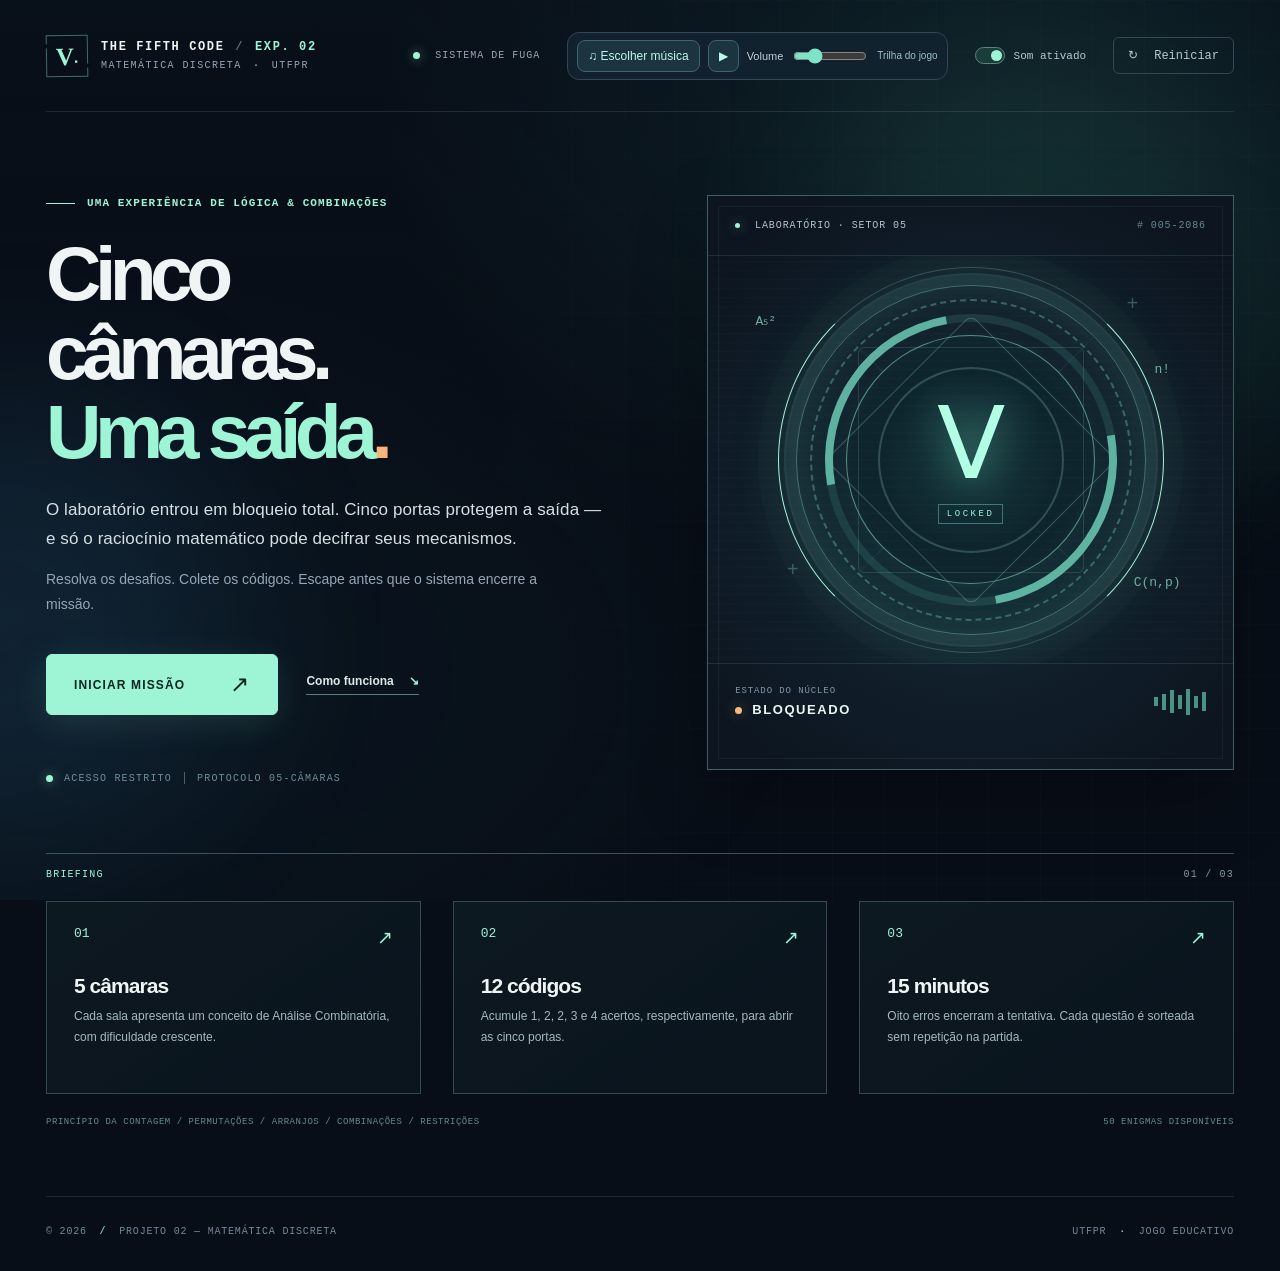
<file: Projeto-2-Escape-Room/index.html>
<!doctype html>
<html lang="pt-BR">
<head>
  <meta charset="utf-8">
  <meta name="viewport" content="width=device-width,initial-scale=1">
  <meta name="theme-color" content="#080e17">
  <meta name="description" content="O Código das Cinco Câmaras: um Escape Room de Análise Combinatória com 50 enigmas matemáticos.">
  <title>O Código das Cinco Câmaras — Escape Room · UTFPR</title>
  <link rel="stylesheet" href="style.css">
</head>
<body>
  <div class="atmosphere" aria-hidden="true"><div class="halo halo-a"></div><div class="halo halo-b"></div></div>
  <div class="shell">
    <header class="site-header">
      <div class="identity" aria-label="Projeto de Matemática Discreta UTFPR">
        <div class="identity-mark" aria-hidden="true"><span>V</span><span>·</span></div>
        <div class="identity-copy"><strong>THE FIFTH CODE <span class="brand-sep">/</span> <em>EXP. 02</em></strong><small>MATEMÁTICA DISCRETA <span class="dot-sep">·</span> UTFPR</small></div>
      </div>
      <div class="header-actions">
        <span class="top-status"><span class="status-light"></span> SISTEMA DE FUGA</span>
        <div class="music-controls" role="group" aria-label="Trilha sonora da missão">
          <label for="music-file" class="music-file-label" title="Escolher música em arquivo autorizado">♫ Escolher música</label>
          <input id="music-file" type="file" accept="audio/*,.mp3,.ogg,.wav,.m4a" aria-label="Escolha um arquivo de áudio autorizado">
          <button id="music-play" class="music-action" type="button" disabled aria-label="Reproduzir ou pausar música">▶</button>
          <label class="music-volume-label" for="music-volume">Volume</label>
          <input id="music-volume" type="range" min="0" max="100" value="24" aria-label="Volume da música">
          <span id="music-status" role="status" aria-live="polite">Sem música</span>
        </div>
        <label class="audio-toggle" for="sound"><input id="sound" type="checkbox" checked><span class="switch" aria-hidden="true"></span><span>Som <span class="sound-label">ativado</span></span></label>
        <button id="quit" class="button button-quiet" type="button" aria-label="Reiniciar partida">↻ <span>Reiniciar</span></button>
      </div>
    </header>

    <main id="main">
      <section id="welcome" class="intro" aria-labelledby="intro-title">
        <div class="hero-grid">
          <div class="hero-copy">
            <div class="eyebrow"><span class="eyebrow-line"></span> UMA EXPERIÊNCIA DE LÓGICA & COMBINAÇÕES</div>
            <h1 id="intro-title">Cinco<br>câmaras.<br><span class="headline-accent">Uma saída<span class="period">.</span></span></h1>
            <p class="lead">O laboratório entrou em bloqueio total. Cinco portas protegem a saída — e só o raciocínio matemático pode decifrar seus mecanismos.</p>
            <p class="hero-detail">Resolva os desafios. Colete os códigos. Escape antes que o sistema encerre a missão.</p>
            <div class="hero-actions"><button id="start" class="button button-primary button-large" type="button">INICIAR MISSÃO <span aria-hidden="true">↗</span></button><a href="#instrucoes" class="text-link">Como funciona <span aria-hidden="true">↘</span></a></div>
            <div class="hero-foot"><span class="pulse-pin"></span> ACESSO RESTRITO <span class="hero-foot-divider"></span> PROTOCOLO 05-CÂMARAS</div>
          </div>
          <div class="hero-panel" aria-label="Ilustração de um portal tecnológico bloqueado">
            <div class="panel-meta"><span><i class="panel-indicator"></i> LABORATÓRIO · SETOR 05</span><span class="serial"># 005-2086</span></div>
            <div class="portal-stage" aria-hidden="true">
              <div class="stage-scan"></div><span class="wall-line wall-line-a"></span><span class="wall-line wall-line-b"></span>
              <div class="portal-outer"><div class="portal-segments"></div><div class="portal-mid"><div class="portal-inner"><div class="portal-core"><span class="portal-symbol">Ⅴ</span><span class="portal-lock">LOCKED</span></div></div></div></div>
              <div class="stage-coordinate pos-one">A₅²</div><div class="stage-coordinate pos-two">n!</div><div class="stage-coordinate pos-three">C(n,p)</div>
              <div class="stage-crosshair cross-one">+</div><div class="stage-crosshair cross-two">+</div>
            </div>
            <div class="portal-footer"><div><span class="panel-caption">ESTADO DO NÚCLEO</span><strong><span class="lock-dot"></span> BLOQUEADO</strong></div><div class="signal-bars" aria-hidden="true"><i></i><i></i><i></i><i></i><i></i><i></i><i></i></div></div>
          </div>
        </div>
        <div id="instrucoes" class="briefing" aria-label="Instruções da missão">
          <div class="section-label"><span>BRIEFING</span><span>01 / 03</span></div>
          <div class="briefing-grid">
            <div class="brief-item"><div class="brief-num">01 <span class="brief-arrow">↗</span></div><h3>5 câmaras</h3><p>Cada sala apresenta um conceito de Análise Combinatória, com dificuldade crescente.</p></div>
            <div class="brief-item"><div class="brief-num">02 <span class="brief-arrow">↗</span></div><h3>12 códigos</h3><p>Acumule 1, 2, 2, 3 e 4 acertos, respectivamente, para abrir as cinco portas.</p></div>
            <div class="brief-item"><div class="brief-num">03 <span class="brief-arrow">↗</span></div><h3>15 minutos</h3><p>Oito erros encerram a tentativa. Cada questão é sorteada sem repetição na partida.</p></div>
          </div>
          <div class="brief-bottom"><span>PRINCÍPIO DA CONTAGEM / PERMUTAÇÕES / ARRANJOS / COMBINAÇÕES / RESTRIÇÕES</span><span>50 ENIGMAS DISPONÍVEIS</span></div>
        </div>
      </section>

      <section id="game" class="game" aria-label="Partida em andamento" hidden>
        <div class="game-section-label"><div><span class="live-dot"></span> OPERAÇÃO EM ANDAMENTO <span class="mono-divider">//</span> RESOLVA O MECANISMO</div><span class="game-session">PROTOCOLO #05 / 2026</span></div>
        <div class="topbar">
          <div class="stat"><div class="stat-head"><span>SETOR ATUAL</span><span class="stat-icon">◈</span></div><strong id="phase">1 / 5</strong><small>câmara desbloqueada</small></div>
          <div class="stat"><div class="stat-head"><span>CÓDIGOS OBTIDOS</span><span class="stat-icon">⌗</span></div><strong id="hits">0 / 12</strong><small>acertos totais</small></div>
          <div class="stat"><div class="stat-head"><span>FALHAS DO SISTEMA</span><span class="stat-icon danger-icon">!</span></div><strong id="mistakes">0 / 8</strong><small>limite de tentativas</small></div>
          <div class="stat stat-time"><div class="stat-head"><span>TEMPO RESTANTE</span><span class="stat-icon">◷</span></div><strong id="time" role="timer" aria-live="off">15:00</strong><div class="timer-track" aria-hidden="true"><span id="time-fill"></span></div></div>
        </div>
        <div class="path-heading"><span>MAPA DAS CÂMARAS</span><small>PROGRESSÃO DA MISSÃO</small></div>
        <div id="room-list" class="rooms" aria-label="Progresso pelas cinco salas"></div>
        <div class="board">
          <article class="scene" aria-labelledby="room-name">
            <div class="scene-visual" aria-hidden="true">
              <div class="scene-topline"><span>FECHADURA BIOMÉTRICA</span><span>PORTA <b id="door-no">01</b> / 05</span></div>
              <div class="scene-door"><div class="scene-ring scene-ring-a"></div><div class="scene-ring scene-ring-b"></div><div class="scene-ring scene-ring-c"></div><div class="scene-center"><span id="room-symbol" class="glyph">⌘</span><span class="glyph-caption">PROTOCOL</span></div></div>
              <div class="scene-bottomline"><span>/// REQUER AUTORIZAÇÃO</span><span>04:∑</span></div>
            </div>
            <div class="scene-body"><div class="scene-heading"><span id="room-topic" class="chip">CONTAGEM</span><span id="room-tag" class="room-tag">NÍVEL 01</span></div><h2 id="room-name">A Câmara de Entrada</h2><p id="room-story">Acesso ao primeiro mecanismo.</p>
              <div class="access-label"><span>DESBLOQUEIO DA CÂMARA</span><span id="phase-detail">0 de 1 acerto</span></div>
              <div class="progress" role="progressbar" aria-label="Progresso da fase" aria-valuemin="0" aria-valuemax="100" aria-valuenow="0"><div id="phase-progress"></div></div>
            </div>
          </article>
          <article class="challenge" aria-labelledby="challenge-heading">
            <div class="challenge-head"><span class="question-index" id="question-id">DESAFIO F1-01</span><span class="challenge-pin"><i></i> TERMINAL ATIVO</span></div>
            <div class="challenge-rule"></div>
            <div class="challenge-content"><div class="challenge-overline">[ ENIGMA MATEMÁTICO ]</div><h2 id="challenge-heading">Decifre o mecanismo<span class="heading-asterisk">✳</span></h2><p id="question" class="question"></p></div>
            <div class="answer-box"><label for="answer" class="input-label">DIGITE O CÓDIGO NUMÉRICO</label><div class="answer-row"><span class="input-prompt" aria-hidden="true">›</span><input id="answer" type="text" inputmode="numeric" maxlength="15" autocomplete="off" placeholder="Sua resposta" aria-label="Digite sua resposta numérica"><button id="submit" class="button button-primary" type="button">VALIDAR <span aria-hidden="true">→</span></button></div><div class="answer-hint"><span>Somente números inteiros não negativos</span><span>↵ ENTER PARA CONFIRMAR</span></div></div>
            <div id="feedback" class="message" role="status" aria-live="polite" hidden></div>
            <div class="action-footer"><button id="next" class="button button-next" type="button" hidden>Novo desafio <span aria-hidden="true">→</span></button></div>
            <div class="challenge-foot"><span class="foot-accent">i</span> Acertos acumulados são preservados após uma resposta incorreta.</div>
          </article>
        </div>
      </section>

      <section id="finish" class="ending" aria-labelledby="finish-title" hidden>
        <div class="ending-visual"><div class="ending-rays"></div><span id="finish-symbol" class="ending-symbol">✦</span></div>
        <div class="eyebrow">// RELATÓRIO DE ENCERRAMENTO</div><h2 id="finish-title">Missão concluída!</h2><p id="finish-text"></p><div id="finish-stats" class="finish-stats"></div><button id="restart" type="button" class="button button-primary button-large">NOVA PARTIDA <span aria-hidden="true">↗</span></button>
      </section>
    </main>
    <footer class="site-footer"><span>© 2026 <span class="footer-divider">/</span> PROJETO 02 — MATEMÁTICA DISCRETA</span><span>UTFPR <span class="footer-divider">·</span> JOGO EDUCATIVO</span></footer>
  </div>
  <script id="question-bank" type="application/json">[{"id":"F1-01","fase":1,"enunciado":"Na Câmara de Entrada, há 2 opções de portais, 3 de símbolos e 4 de chaves. Quantas escolhas completas diferentes são possíveis?","resposta":24,"resolucao":"Pelo Princípio Fundamental da Contagem, multiplicamos as opções independentes: 2 × 3 × 4 = 24.","assunto":"Princípio Fundamental da Contagem"},{"id":"F1-02","fase":1,"enunciado":"Na Câmara de Entrada, há 3 opções de alavancas, 4 de cristais e 2 de selos. Quantas escolhas completas diferentes são possíveis?","resposta":24,"resolucao":"Pelo Princípio Fundamental da Contagem, multiplicamos as opções independentes: 3 × 4 × 2 = 24.","assunto":"Princípio Fundamental da Contagem"},{"id":"F1-03","fase":1,"enunciado":"Na Câmara de Entrada, há 4 opções de corredores, 3 de portas e 3 de códigos. Quantas escolhas completas diferentes são possíveis?","resposta":36,"resolucao":"Pelo Princípio Fundamental da Contagem, multiplicamos as opções independentes: 4 × 3 × 3 = 36.","assunto":"Princípio Fundamental da Contagem"},{"id":"F1-04","fase":1,"enunciado":"Na Câmara de Entrada, há 5 opções de interruptores, 2 de painéis e 4 de luzes. Quantas escolhas completas diferentes são possíveis?","resposta":40,"resolucao":"Pelo Princípio Fundamental da Contagem, multiplicamos as opções independentes: 5 × 2 × 4 = 40.","assunto":"Princípio Fundamental da Contagem"},{"id":"F1-05","fase":1,"enunciado":"Na Câmara de Entrada, há 3 opções de máscaras, 5 de luvas e 2 de cartões. Quantas escolhas completas diferentes são possíveis?","resposta":30,"resolucao":"Pelo Princípio Fundamental da Contagem, multiplicamos as opções independentes: 3 × 5 × 2 = 30.","assunto":"Princípio Fundamental da Contagem"},{"id":"F1-06","fase":1,"enunciado":"Na Câmara de Entrada, há 4 opções de cabos, 4 de conectores e 2 de sensores. Quantas escolhas completas diferentes são possíveis?","resposta":32,"resolucao":"Pelo Princípio Fundamental da Contagem, multiplicamos as opções independentes: 4 × 4 × 2 = 32.","assunto":"Princípio Fundamental da Contagem"},{"id":"F1-07","fase":1,"enunciado":"Na Câmara de Entrada, há 2 opções de salas, 5 de armários e 5 de fichas. Quantas escolhas completas diferentes são possíveis?","resposta":50,"resolucao":"Pelo Princípio Fundamental da Contagem, multiplicamos as opções independentes: 2 × 5 × 5 = 50.","assunto":"Princípio Fundamental da Contagem"},{"id":"F1-08","fase":1,"enunciado":"Na Câmara de Entrada, há 3 opções de rotas, 3 de escadas e 4 de elevadores. Quantas escolhas completas diferentes são possíveis?","resposta":36,"resolucao":"Pelo Princípio Fundamental da Contagem, multiplicamos as opções independentes: 3 × 3 × 4 = 36.","assunto":"Princípio Fundamental da Contagem"},{"id":"F1-09","fase":1,"enunciado":"Na Câmara de Entrada, há 5 opções de botões, 3 de cores e 2 de formatos. Quantas escolhas completas diferentes são possíveis?","resposta":30,"resolucao":"Pelo Princípio Fundamental da Contagem, multiplicamos as opções independentes: 5 × 3 × 2 = 30.","assunto":"Princípio Fundamental da Contagem"},{"id":"F1-10","fase":1,"enunciado":"Na Câmara de Entrada, há 4 opções de terminais, 2 de antenas e 5 de frequências. Quantas escolhas completas diferentes são possíveis?","resposta":40,"resolucao":"Pelo Princípio Fundamental da Contagem, multiplicamos as opções independentes: 4 × 2 × 5 = 40.","assunto":"Princípio Fundamental da Contagem"},{"id":"F2-01","fase":2,"enunciado":"O painel de anagramas exibe LETRA. Quantas sequências distintas podem ser formadas usando todas as letras exatamente uma vez?","resposta":120,"resolucao":"Permutação com repetição: 5! / (1) = 120. As letras iguais não produzem sequências novas.","assunto":"Permutação simples/com repetição"},{"id":"F2-02","fase":2,"enunciado":"O painel de anagramas exibe RADAR. Quantas sequências distintas podem ser formadas usando todas as letras exatamente uma vez?","resposta":30,"resolucao":"Permutação com repetição: 5! / (2! × 2!) = 30. As letras iguais não produzem sequências novas.","assunto":"Permutação simples/com repetição"},{"id":"F2-03","fase":2,"enunciado":"O painel de anagramas exibe CASA. Quantas sequências distintas podem ser formadas usando todas as letras exatamente uma vez?","resposta":12,"resolucao":"Permutação com repetição: 4! / (2!) = 12. As letras iguais não produzem sequências novas.","assunto":"Permutação simples/com repetição"},{"id":"F2-04","fase":2,"enunciado":"O painel de anagramas exibe ARARA. Quantas sequências distintas podem ser formadas usando todas as letras exatamente uma vez?","resposta":10,"resolucao":"Permutação com repetição: 5! / (3! × 2!) = 10. As letras iguais não produzem sequências novas.","assunto":"Permutação simples/com repetição"},{"id":"F2-05","fase":2,"enunciado":"O painel de anagramas exibe SALA. Quantas sequências distintas podem ser formadas usando todas as letras exatamente uma vez?","resposta":12,"resolucao":"Permutação com repetição: 4! / (2!) = 12. As letras iguais não produzem sequências novas.","assunto":"Permutação simples/com repetição"},{"id":"F2-06","fase":2,"enunciado":"O painel de anagramas exibe BANANA. Quantas sequências distintas podem ser formadas usando todas as letras exatamente uma vez?","resposta":60,"resolucao":"Permutação com repetição: 6! / (3! × 2!) = 60. As letras iguais não produzem sequências novas.","assunto":"Permutação simples/com repetição"},{"id":"F2-07","fase":2,"enunciado":"O painel de anagramas exibe MALA. Quantas sequências distintas podem ser formadas usando todas as letras exatamente uma vez?","resposta":12,"resolucao":"Permutação com repetição: 4! / (2!) = 12. As letras iguais não produzem sequências novas.","assunto":"Permutação simples/com repetição"},{"id":"F2-08","fase":2,"enunciado":"O painel de anagramas exibe TETO. Quantas sequências distintas podem ser formadas usando todas as letras exatamente uma vez?","resposta":12,"resolucao":"Permutação com repetição: 4! / (2!) = 12. As letras iguais não produzem sequências novas.","assunto":"Permutação simples/com repetição"},{"id":"F2-09","fase":2,"enunciado":"O painel de anagramas exibe OSSO. Quantas sequências distintas podem ser formadas usando todas as letras exatamente uma vez?","resposta":6,"resolucao":"Permutação com repetição: 4! / (2! × 2!) = 6. As letras iguais não produzem sequências novas.","assunto":"Permutação simples/com repetição"},{"id":"F2-10","fase":2,"enunciado":"O painel de anagramas exibe LIVRO. Quantas sequências distintas podem ser formadas usando todas as letras exatamente uma vez?","resposta":120,"resolucao":"Permutação com repetição: 5! / (1) = 120. As letras iguais não produzem sequências novas.","assunto":"Permutação simples/com repetição"},{"id":"F3-01","fase":3,"enunciado":"Na Sala dos Guardiões, existem 5 candidatos distintos. É preciso selecionar dois guardiões para cargos diferentes, sem repetir candidatos. De quantas maneiras isso pode ser feito?","resposta":20,"resolucao":"Como a ordem importa, usamos arranjo simples: A(5,2) = 5! / (5−2)! = 20.","assunto":"Arranjo simples"},{"id":"F3-02","fase":3,"enunciado":"Na Sala dos Guardiões, existem 6 candidatos distintos. É preciso definir comandante e vice-comandante, sem repetir candidatos. De quantas maneiras isso pode ser feito?","resposta":30,"resolucao":"Como a ordem importa, usamos arranjo simples: A(6,2) = 6! / (6−2)! = 30.","assunto":"Arranjo simples"},{"id":"F3-03","fase":3,"enunciado":"Na Sala dos Guardiões, existem 7 candidatos distintos. É preciso atribuir primeiro, segundo e terceiro sensores, sem repetir candidatos. De quantas maneiras isso pode ser feito?","resposta":210,"resolucao":"Como a ordem importa, usamos arranjo simples: A(7,3) = 7! / (7−3)! = 210.","assunto":"Arranjo simples"},{"id":"F3-04","fase":3,"enunciado":"Na Sala dos Guardiões, existem 5 candidatos distintos. É preciso organizar três posições de vigilância, sem repetir candidatos. De quantas maneiras isso pode ser feito?","resposta":60,"resolucao":"Como a ordem importa, usamos arranjo simples: A(5,3) = 5! / (5−3)! = 60.","assunto":"Arranjo simples"},{"id":"F3-05","fase":3,"enunciado":"Na Sala dos Guardiões, existem 8 candidatos distintos. É preciso designar operador e substituto, sem repetir candidatos. De quantas maneiras isso pode ser feito?","resposta":56,"resolucao":"Como a ordem importa, usamos arranjo simples: A(8,2) = 8! / (8−2)! = 56.","assunto":"Arranjo simples"},{"id":"F3-06","fase":3,"enunciado":"Na Sala dos Guardiões, existem 6 candidatos distintos. É preciso ocupar três assentos numerados, sem repetir candidatos. De quantas maneiras isso pode ser feito?","resposta":120,"resolucao":"Como a ordem importa, usamos arranjo simples: A(6,3) = 6! / (6−3)! = 120.","assunto":"Arranjo simples"},{"id":"F3-07","fase":3,"enunciado":"Na Sala dos Guardiões, existem 7 candidatos distintos. É preciso escolher líder e explorador, sem repetir candidatos. De quantas maneiras isso pode ser feito?","resposta":42,"resolucao":"Como a ordem importa, usamos arranjo simples: A(7,2) = 7! / (7−2)! = 42.","assunto":"Arranjo simples"},{"id":"F3-08","fase":3,"enunciado":"Na Sala dos Guardiões, existem 8 candidatos distintos. É preciso colocar três pilotos em postos distintos, sem repetir candidatos. De quantas maneiras isso pode ser feito?","resposta":336,"resolucao":"Como a ordem importa, usamos arranjo simples: A(8,3) = 8! / (8−3)! = 336.","assunto":"Arranjo simples"},{"id":"F3-09","fase":3,"enunciado":"Na Sala dos Guardiões, existem 9 candidatos distintos. É preciso definir primeiro e segundo códigos, sem repetir candidatos. De quantas maneiras isso pode ser feito?","resposta":72,"resolucao":"Como a ordem importa, usamos arranjo simples: A(9,2) = 9! / (9−2)! = 72.","assunto":"Arranjo simples"},{"id":"F3-10","fase":3,"enunciado":"Na Sala dos Guardiões, existem 6 candidatos distintos. É preciso preencher quatro posições numeradas, sem repetir candidatos. De quantas maneiras isso pode ser feito?","resposta":360,"resolucao":"Como a ordem importa, usamos arranjo simples: A(6,4) = 6! / (6−4)! = 360.","assunto":"Arranjo simples"},{"id":"F4-01","fase":4,"enunciado":"No Cofre de Seleção, há 6 fusíveis diferentes. O mecanismo exige escolher 2 deles, sem considerar a ordem. Quantos grupos podem ser formados?","resposta":15,"resolucao":"A ordem não importa: C(6,2) = 6! / (2! × (6−2)!) = 15.","assunto":"Combinação simples"},{"id":"F4-02","fase":4,"enunciado":"No Cofre de Seleção, há 7 fragmentos diferentes. O mecanismo exige escolher 3 deles, sem considerar a ordem. Quantos grupos podem ser formados?","resposta":35,"resolucao":"A ordem não importa: C(7,3) = 7! / (3! × (7−3)!) = 35.","assunto":"Combinação simples"},{"id":"F4-03","fase":4,"enunciado":"No Cofre de Seleção, há 8 cartões diferentes. O mecanismo exige escolher 2 deles, sem considerar a ordem. Quantos grupos podem ser formados?","resposta":28,"resolucao":"A ordem não importa: C(8,2) = 8! / (2! × (8−2)!) = 28.","assunto":"Combinação simples"},{"id":"F4-04","fase":4,"enunciado":"No Cofre de Seleção, há 9 cristais diferentes. O mecanismo exige escolher 3 deles, sem considerar a ordem. Quantos grupos podem ser formados?","resposta":84,"resolucao":"A ordem não importa: C(9,3) = 9! / (3! × (9−3)!) = 84.","assunto":"Combinação simples"},{"id":"F4-05","fase":4,"enunciado":"No Cofre de Seleção, há 10 engrenagens diferentes. O mecanismo exige escolher 2 deles, sem considerar a ordem. Quantos grupos podem ser formados?","resposta":45,"resolucao":"A ordem não importa: C(10,2) = 10! / (2! × (10−2)!) = 45.","assunto":"Combinação simples"},{"id":"F4-06","fase":4,"enunciado":"No Cofre de Seleção, há 8 placas diferentes. O mecanismo exige escolher 4 deles, sem considerar a ordem. Quantos grupos podem ser formados?","resposta":70,"resolucao":"A ordem não importa: C(8,4) = 8! / (4! × (8−4)!) = 70.","assunto":"Combinação simples"},{"id":"F4-07","fase":4,"enunciado":"No Cofre de Seleção, há 7 mapas diferentes. O mecanismo exige escolher 2 deles, sem considerar a ordem. Quantos grupos podem ser formados?","resposta":21,"resolucao":"A ordem não importa: C(7,2) = 7! / (2! × (7−2)!) = 21.","assunto":"Combinação simples"},{"id":"F4-08","fase":4,"enunciado":"No Cofre de Seleção, há 9 peças diferentes. O mecanismo exige escolher 4 deles, sem considerar a ordem. Quantos grupos podem ser formados?","resposta":126,"resolucao":"A ordem não importa: C(9,4) = 9! / (4! × (9−4)!) = 126.","assunto":"Combinação simples"},{"id":"F4-09","fase":4,"enunciado":"No Cofre de Seleção, há 10 amostras diferentes. O mecanismo exige escolher 3 deles, sem considerar a ordem. Quantos grupos podem ser formados?","resposta":120,"resolucao":"A ordem não importa: C(10,3) = 10! / (3! × (10−3)!) = 120.","assunto":"Combinação simples"},{"id":"F4-10","fase":4,"enunciado":"No Cofre de Seleção, há 6 chaves diferentes. O mecanismo exige escolher 3 deles, sem considerar a ordem. Quantos grupos podem ser formados?","resposta":20,"resolucao":"A ordem não importa: C(6,3) = 6! / (3! × (6−3)!) = 20.","assunto":"Combinação simples"},{"id":"F5-01","fase":5,"enunciado":"No corredor final, 5 robôs distintos ficarão em fila. Os robôs A e B devem permanecer lado a lado. Quantas filas são possíveis?","resposta":48,"resolucao":"Tratamos A e B como um bloco: há (5−1)! arranjos dos blocos e 2! ordens internas. Total: 2 × (5−1)! = 48.","assunto":"Permutação com restrição"},{"id":"F5-02","fase":5,"enunciado":"No corredor final, 6 robôs distintos ficarão em fila. Os robôs A e B devem permanecer lado a lado. Quantas filas são possíveis?","resposta":240,"resolucao":"Tratamos A e B como um bloco: há (6−1)! arranjos dos blocos e 2! ordens internas. Total: 2 × (6−1)! = 240.","assunto":"Permutação com restrição"},{"id":"F5-03","fase":5,"enunciado":"No corredor final, 7 robôs distintos ficarão em fila. Os robôs A e B devem permanecer lado a lado. Quantas filas são possíveis?","resposta":1440,"resolucao":"Tratamos A e B como um bloco: há (7−1)! arranjos dos blocos e 2! ordens internas. Total: 2 × (7−1)! = 1440.","assunto":"Permutação com restrição"},{"id":"F5-04","fase":5,"enunciado":"No corredor final, 8 robôs distintos ficarão em fila. Os robôs A e B devem permanecer lado a lado. Quantas filas são possíveis?","resposta":10080,"resolucao":"Tratamos A e B como um bloco: há (8−1)! arranjos dos blocos e 2! ordens internas. Total: 2 × (8−1)! = 10080.","assunto":"Permutação com restrição"},{"id":"F5-05","fase":5,"enunciado":"Na central de fuga, 6 técnicos distintos devem formar uma fila, mas A e B não podem ficar lado a lado. Quantas filas são permitidas?","resposta":480,"resolucao":"Todas as filas: 6!. Subtraímos as que têm A e B juntos: 2 × (6−1)!. Resultado: 480.","assunto":"Princípio da exclusão / permutação"},{"id":"F5-06","fase":5,"enunciado":"Na central de fuga, 7 técnicos distintos devem formar uma fila, mas A e B não podem ficar lado a lado. Quantas filas são permitidas?","resposta":3600,"resolucao":"Todas as filas: 7!. Subtraímos as que têm A e B juntos: 2 × (7−1)!. Resultado: 3600.","assunto":"Princípio da exclusão / permutação"},{"id":"F5-07","fase":5,"enunciado":"Na central de fuga, 8 técnicos distintos devem formar uma fila, mas A e B não podem ficar lado a lado. Quantas filas são permitidas?","resposta":30240,"resolucao":"Todas as filas: 8!. Subtraímos as que têm A e B juntos: 2 × (8−1)!. Resultado: 30240.","assunto":"Princípio da exclusão / permutação"},{"id":"F5-08","fase":5,"enunciado":"O último cadeado exige uma equipe de 3 pessoas escolhidas entre 4 pesquisadores e 3 exploradores. É obrigatório haver exatamente 1 pesquisador. Quantas equipes diferentes podem ser formadas?","resposta":12,"resolucao":"Escolhemos 1 dos 4 pesquisadores e 2 dos 3 exploradores. Pelo produto: C(4,1) × C(3,2) = 12.","assunto":"Combinação com restrição"},{"id":"F5-09","fase":5,"enunciado":"O último cadeado exige uma equipe de 3 pessoas escolhidas entre 5 pesquisadores e 4 exploradores. É obrigatório haver exatamente 1 pesquisador. Quantas equipes diferentes podem ser formadas?","resposta":30,"resolucao":"Escolhemos 1 dos 5 pesquisadores e 2 dos 4 exploradores. Pelo produto: C(5,1) × C(4,2) = 30.","assunto":"Combinação com restrição"},{"id":"F5-10","fase":5,"enunciado":"O último cadeado exige uma equipe de 4 pessoas escolhidas entre 6 pesquisadores e 3 exploradores. É obrigatório haver exatamente 1 pesquisador. Quantas equipes diferentes podem ser formadas?","resposta":6,"resolucao":"Escolhemos 1 dos 6 pesquisadores e 3 dos 3 exploradores. Pelo produto: C(6,1) × C(3,3) = 6.","assunto":"Combinação com restrição"}]</script>
  <script src="app.js" defer></script>
</body>
</html>
</file>
<file: Projeto-2-Escape-Room/style.css>
/* O CÓDIGO DAS CINCO CÂMARAS — design system v2 */
:root {
  color-scheme: dark;
  --bg:#080e17;--bg-deep:#050910;--panel:#0f1926;--panel-soft:#111e2c;
  --ink:#eff5f4;--muted:#97a6b5;--muted-soft:#728398;--line:#273b4b;
  --mint:#9df5d6;--mint-bright:#c4ffe8;--mint-dark:#173d3c;
  --amber:#f5ba7b;--danger:#f68898;--success:#9df5d6;
  --face: 'Segoe UI',Inter,Arial,sans-serif;
  --mono:'Consolas','SFMono-Regular','Courier New',monospace;
  --shadow:0 28px 70px rgba(0,0,0,.22);
}
*{box-sizing:border-box}
html{scroll-behavior:smooth}
body{min-height:100vh;margin:0;background:var(--bg);color:var(--ink);font-family:var(--face);-webkit-font-smoothing:antialiased;overflow-x:hidden}
body::before{content:"";pointer-events:none;position:fixed;inset:0;z-index:-1;background:linear-gradient(180deg,rgba(11,21,33,.28),rgba(8,14,23,0) 53%),radial-gradient(ellipse at 76% 12%,#173a3b73,transparent 43%),radial-gradient(ellipse at 5% 75%,#122d384d,transparent 43%)}
body::after{content:"";pointer-events:none;position:fixed;inset:0;z-index:-1;opacity:.20;background-image:linear-gradient(rgba(121,189,192,.12) 1px,transparent 1px),linear-gradient(90deg,rgba(121,189,192,.12) 1px,transparent 1px);background-size:52px 52px;mask-image:linear-gradient(90deg,transparent 15%,black 60%)}
.atmosphere{position:fixed;inset:0;z-index:-2;pointer-events:none;overflow:hidden}.halo{position:absolute;width:460px;height:460px;border-radius:50%;filter:blur(90px);opacity:.15}.halo-a{background:#5ef1c8;right:0;top:30px}.halo-b{background:#3e86c1;left:-230px;bottom:5%}
.shell{width:min(1392px,100%);margin:auto;padding:0 46px;position:relative}
.site-header{height:112px;display:flex;justify-content:space-between;align-items:center;gap:18px;border-bottom:1px solid #ffffff1a}
.identity{display:flex;align-items:center;gap:13px;min-width:0}.identity-mark{width:42px;height:42px;border:1px solid #86e7cb70;display:flex;align-items:center;justify-content:center;position:relative;transform:rotate(-1deg);color:var(--mint)}
.identity-mark::before,.identity-mark::after{content:"";position:absolute;background:var(--bg);width:12px;height:4px}.identity-mark::before{left:-4px;top:8px}.identity-mark::after{right:-4px;bottom:8px}.identity-mark span:first-child{font-family:Georgia,serif;font-weight:700;font-size:25px;line-height:1}.identity-mark span:last-child{font-weight:900;align-self:flex-end;margin-bottom:5px}.identity-copy{display:flex;flex-direction:column;gap:6px}.identity-copy strong{font-family:var(--mono);font-size:12px;letter-spacing:.135em;white-space:nowrap}.identity-copy em{font-style:normal;color:var(--mint)}.brand-sep{color:#557283;padding:0 2px}.identity-copy small{font-family:var(--mono);font-size:10px;color:var(--muted);letter-spacing:.14em}.dot-sep{color:var(--mint);padding:0 4px}
.header-actions{display:flex;align-items:center;gap:27px}.top-status{font-family:var(--mono);font-size:10px;letter-spacing:.1em;color:var(--muted);white-space:nowrap}.status-light,.live-dot,.pulse-pin,.panel-indicator,.lock-dot{width:7px;height:7px;display:inline-block;border-radius:50%;background:var(--mint);box-shadow:0 0 12px #96f5d889;margin-right:8px;vertical-align:middle}.audio-toggle{font-family:var(--mono);color:#b9c8d0;font-size:11px;display:flex;align-items:center;gap:9px;cursor:pointer;white-space:nowrap;user-select:none}.audio-toggle input{position:absolute;opacity:0;width:1px;height:1px}.switch{width:30px;height:17px;border-radius:100px;border:1px solid #66817b;background:#1b3d39;position:relative;transition:background .2s}.switch::before{content:"";position:absolute;width:11px;height:11px;left:15px;top:2px;border-radius:50%;background:var(--mint);transition:transform .2s,left .2s}.audio-toggle input:not(:checked)+.switch{background:#253343;border-color:#43576a}.audio-toggle input:not(:checked)+.switch::before{left:3px;background:#738ba1}.audio-toggle input:focus-visible+.switch{outline:2px solid var(--mint);outline-offset:3px}
.button{border:1px solid #466274;background:#172633;color:#f1f6f6;border-radius:6px;padding:13px 22px;min-height:46px;font:700 12px/1 var(--face);letter-spacing:.095em;cursor:pointer;display:inline-flex;justify-content:center;align-items:center;gap:16px;transition:background .2s,border-color .2s,box-shadow .2s,transform .2s;white-space:nowrap;text-decoration:none}
.button:hover:not(:disabled){transform:translateY(-2px);border-color:#78d4c1;background:#213b46}.button:active:not(:disabled){transform:translateY(0)}.button:disabled{opacity:.48;cursor:not-allowed}.button:focus-visible,a:focus-visible,input:focus-visible{outline:2px solid var(--mint);outline-offset:4px}.button-primary{background:var(--mint);border-color:var(--mint);color:#09251f;box-shadow:0 8px 34px #90f6d11e}.button-primary:hover:not(:disabled){background:var(--mint-bright);border-color:var(--mint-bright);box-shadow:0 10px 40px #90f6d13a}.button-large{min-height:58px;padding:18px 27px;gap:45px}.button-large span{font-size:23px;font-weight:300}.button-quiet{background:transparent;color:#b8c9d0;border-color:#344657;padding:10px 14px;min-height:37px;font-family:var(--mono);font-weight:500;letter-spacing:0}.button-quiet:first-letter{font-size:17px}
[hidden]{display:none!important}main{min-height:640px}
.eyebrow,.section-label,.game-section-label,.path-heading,.panel-caption,.chip,.room-tag,.scene-topline,.scene-bottomline,.access-label,.challenge-overline,.question-index,.challenge-pin,.input-label,.answer-hint,.challenge-foot,.brief-bottom,.brief-num,.hero-foot,.portal-footer{font-family:var(--mono)}
/* INTRO / HOME */
.hero-grid{display:grid;grid-template-columns:minmax(0,1.07fr) minmax(0,.93fr);gap:55px;padding:67px 0 67px;align-items:center}.hero-copy{padding:18px 0 2px;min-width:0}.eyebrow{display:flex;gap:12px;align-items:center;font-size:11px;letter-spacing:.1em;font-weight:700;color:var(--mint)}.eyebrow-line{display:inline-block;width:29px;height:1px;background:var(--mint)}
h1{font-size:clamp(55px,6vw,92px);font-weight:780;line-height:1.03;letter-spacing:-.085em;margin:25px 0 25px;max-width:790px}.headline-accent{color:var(--mint)}.period{color:#f7b57c}.lead{font-size:17px;line-height:1.7;max-width:568px;color:#d6e0e4;margin:0 0 13px;letter-spacing:.005em}.hero-detail{color:var(--muted);font-size:14px;line-height:1.8;max-width:530px;margin:0}.hero-actions{display:flex;align-items:center;gap:28px;flex-wrap:wrap;margin-top:37px}.text-link{font-size:12px;font-weight:650;text-decoration:none;color:#dce9e9;border-bottom:1px solid #5f7b81;padding-bottom:6px}.text-link:hover{color:var(--mint);border-color:var(--mint)}.text-link span{color:var(--mint);margin-left:12px}.hero-foot{display:flex;align-items:center;margin-top:57px;color:#718c99;font-size:10px;letter-spacing:.12em;gap:12px}.hero-foot-divider{height:12px;width:1px;background:#45626c}.pulse-pin{margin-right:-1px;animation:soft-pulse 2.6s ease-in-out infinite}
.hero-panel{min-height:575px;border:1px solid #415d65;background:radial-gradient(circle at 50% 52%,#173d41 0%,#111f2b 47%,#0c1520 85%);position:relative;overflow:hidden;box-shadow:var(--shadow)}.hero-panel:before{content:"";position:absolute;inset:10px;border:1px solid #b9ffe70e;pointer-events:none}.hero-panel:after{content:"";position:absolute;inset:0;background:linear-gradient(90deg,transparent 0 49.7%,#9cf2d210 50%,transparent 50.3%),linear-gradient(transparent 0 49.7%,#9cf2d210 50%,transparent 50.3%);background-size:50px 50px;opacity:.16;pointer-events:none}.panel-meta,.portal-footer{position:relative;z-index:5;display:flex;align-items:center;justify-content:space-between;padding:24px 27px;font:10px var(--mono);letter-spacing:.09em;color:#b2c4cc}.panel-meta{border-bottom:1px solid #7ba8a72b}.panel-indicator{height:5px;width:5px}.serial{color:#688792}.portal-stage{height:407px;position:relative;overflow:hidden;display:flex;align-items:center;justify-content:center;isolation:isolate}.stage-scan{position:absolute;inset:-5%;background:repeating-linear-gradient(0deg,transparent 0 7px,#baffea05 8px 9px);opacity:.65;pointer-events:none;z-index:3}.wall-line{position:absolute;left:50%;top:50%;width:70%;height:1px;background:linear-gradient(90deg,transparent,#8dbcb151,transparent)}.wall-line-a{transform:translate(-50%,-50%) rotate(45deg)}.wall-line-b{transform:translate(-50%,-50%) rotate(-45deg)}
.portal-outer{width:350px;height:350px;border-radius:50%;border:1px solid #7abbb385;box-shadow:0 0 0 10px #142a3052,0 0 0 12px #9ffff01b,0 0 0 38px #263e3f22,inset 0 0 45px #74fad326,0 0 74px #60ffd120;display:grid;place-items:center;position:relative;animation:portal-breathe 6s ease-in-out infinite}.portal-outer:before{content:"";position:absolute;inset:13px;border-radius:50%;border:2px dashed #78d6b95c;animation:spin 42s linear infinite}.portal-outer:after{content:"";position:absolute;inset:-19px;border-radius:50%;border:1px solid #72afac55;border-left-color:#a7f6d8;border-right-color:#a7f6d8;animation:spin 32s linear reverse infinite}.portal-segments{position:absolute;inset:28px;border:8px solid #51998b34;border-radius:50%;border-left-color:#77dfc4c2;border-right-color:#77dfc4c2;transform:rotate(35deg)}.portal-mid{width:249px;height:249px;border:1px solid #9af6d486;border-radius:50%;display:grid;place-items:center;background:radial-gradient(circle,#17383c,#0c1f29 65%);box-shadow:inset 0 0 50px #7cf2d715}.portal-inner{width:186px;height:186px;border:2px solid #b6ffe432;border-radius:50%;display:grid;place-items:center;position:relative}.portal-inner:before,.portal-inner:after{content:"";position:absolute;inset:-12px;border:1px solid #76a99e65;transform:rotate(45deg);border-radius:8px}.portal-inner:after{transform:rotate(0deg);inset:-22px;border-color:#7bbdab33;border-radius:6px}.portal-core{position:relative;z-index:1;display:flex;align-items:center;flex-direction:column;gap:9px}.portal-symbol{font:100px/1 Georgia,serif;color:#b2ffe5;text-shadow:0 0 40px #78f3d18a}.portal-lock{border:1px solid #5fbdab88;color:var(--mint);font:9px var(--mono);letter-spacing:.28em;padding:4px 8px}.stage-coordinate{position:absolute;color:#93eecdb3;font:13px var(--mono);z-index:5}.pos-one{left:9%;top:14%}.pos-two{right:12%;top:26%}.pos-three{right:10%;bottom:18%}.stage-crosshair{position:absolute;font:20px var(--mono);color:#79b3ad66;z-index:3}.cross-one{left:15%;bottom:20%}.cross-two{right:18%;top:9%}.portal-footer{border-top:1px solid #7ba8a72b;min-height:76px;padding:14px 27px}.portal-footer>div:first-child{display:flex;flex-direction:column;gap:6px}.panel-caption{font-size:9px;color:#7f9aa8}.portal-footer strong{font-size:13px;letter-spacing:.12em;color:#eaf7f2;font-family:var(--face)}.lock-dot{background:var(--amber);box-shadow:0 0 15px #f2c18f7a;margin-right:5px}.signal-bars{display:flex;align-items:center;gap:4px;height:28px}.signal-bars i{width:4px;height:9px;background:#79f5d18f;animation:signal 1.5s ease-in-out infinite}.signal-bars i:nth-child(2){height:16px;animation-delay:.15s}.signal-bars i:nth-child(3){height:23px;animation-delay:.3s}.signal-bars i:nth-child(4){height:14px;animation-delay:.45s}.signal-bars i:nth-child(5){height:26px;animation-delay:.6s}.signal-bars i:nth-child(6){height:12px;animation-delay:.75s}.signal-bars i:nth-child(7){height:19px;animation-delay:.9s}
/* BRIEFING */
.briefing{padding-bottom:65px;scroll-margin-top:25px}.section-label{display:flex;justify-content:space-between;border-top:1px solid #3a525e;padding-top:15px;font-size:10px;letter-spacing:.12em;color:var(--mint)}.section-label span+span{color:#8196a0}.briefing-grid{display:grid;grid-template-columns:repeat(3,1fr);gap:32px;margin:21px 0 20px}.brief-item{border:1px solid #354950;background:linear-gradient(145deg,#12222a8c,#0b1720b3);padding:24px 27px 27px;min-height:193px}.brief-num{color:var(--mint);font-size:13px;display:flex;justify-content:space-between}.brief-arrow{font-size:19px;font-weight:400}.brief-item h3{font-size:21px;margin:24px 0 8px;letter-spacing:-.045em}.brief-item p{font-size:12px;line-height:1.75;color:#a7b9c1;margin:0}.brief-bottom{display:flex;justify-content:space-between;gap:16px;font-size:9px;letter-spacing:.06em;color:#648b91;line-height:1.8}
/* GAME HUD */
.game{padding-top:38px;animation:reveal .5s ease both}.game-section-label{display:flex;align-items:center;justify-content:space-between;gap:14px;color:var(--mint);font-size:11px;letter-spacing:.09em;margin-bottom:20px}.live-dot{animation:soft-pulse 2s infinite}.mono-divider{color:#607e88;padding:0 8px}.game-session{color:#748b98;font-size:10px}.topbar{display:grid;grid-template-columns:repeat(4,minmax(0,1fr));gap:13px}.stat{background:linear-gradient(135deg,#13222d,#0e1926);border:1px solid #354c57;padding:19px 20px;min-height:128px;position:relative;overflow:hidden}.stat:before{content:"";position:absolute;right:0;top:0;width:35px;height:1px;background:var(--mint);opacity:.65}.stat-head{display:flex;justify-content:space-between;align-items:center;gap:7px;color:#9cb5bd;font:10px var(--mono);letter-spacing:.075em}.stat-icon{color:var(--mint);font-size:20px;line-height:13px}.stat-icon.danger-icon{color:var(--amber);font-weight:800}.stat strong{display:block;font:700 33px/1.2 var(--face);letter-spacing:-.06em;margin-top:14px;font-variant-numeric:tabular-nums}.stat small{font:10px var(--mono);color:#77919c;letter-spacing:.05em}.stat-time strong{color:var(--mint)}.timer-track{height:4px;border-radius:20px;background:#375363;margin-top:11px;overflow:hidden}.timer-track>span{display:block;width:100%;height:100%;background:var(--mint);transition:width .5s linear,background .3s}.stat-time.critical strong{color:var(--danger)}.stat-time.critical .timer-track>span{background:var(--danger)}
.path-heading{display:flex;justify-content:space-between;margin:29px 0 13px;gap:10px;font-size:10px;letter-spacing:.13em;color:#b7ced0}.path-heading small{font-size:10px;color:#6d8893;letter-spacing:.07em}.rooms{display:grid;grid-template-columns:repeat(5,minmax(0,1fr));gap:10px;margin-bottom:21px}.room{min-width:0;position:relative;display:flex;align-items:center;gap:12px;min-height:68px;padding:13px 14px;border:1px solid #2f4853;background:#0d1a26;color:#687f8d;transition:background .3s,border-color .3s,color .3s}.room::after{content:"";width:18px;height:1px;position:absolute;right:-14px;top:50%;background:#49656b;z-index:1}.room:last-child::after{display:none}.room b{font:700 20px/1 var(--mono);color:#637a84}.room span{display:flex;flex-direction:column;font-size:13px;line-height:1.15;font-weight:700;gap:5px;min-width:0}.room small{font:9px var(--mono);letter-spacing:.04em;color:#708996;font-weight:400}.room.active{border-color:var(--mint);background:linear-gradient(120deg,#16342f,#14282f);box-shadow:inset 0 0 0 1px #84ecc323,0 0 23px #74ffca12;color:#eefcf5}.room.active b{color:var(--mint)}.room.active::before{content:"";position:absolute;inset:0 0 auto;height:2px;background:var(--mint)}.room.done{background:#133027;border-color:#407a68;color:#b7e8d2}.room.done b{color:var(--mint)}
/* SCENE AND QUESTION */
.board{display:grid;grid-template-columns:minmax(0,.85fr) minmax(0,1.15fr);align-items:stretch;gap:20px}.scene,.challenge{border:1px solid #354d57;background:#111f2c;min-width:0;box-shadow:0 22px 54px #0002}.scene{overflow:hidden;display:flex;flex-direction:column}.scene-visual{min-height:328px;background:radial-gradient(ellipse at 50% 48%,#1c4745,#102730 47%,#0b1722 83%);position:relative;overflow:hidden;display:flex;align-items:center;justify-content:center}.scene-visual:before{content:"";position:absolute;inset:0;opacity:.3;background:linear-gradient(90deg,transparent 0 49.6%,#90ffdb42 50%,transparent 50.4%),linear-gradient(transparent 0 49.6%,#90ffdb42 50%,transparent 50.4%);background-size:37px 37px;pointer-events:none}.scene-visual:after{content:"";position:absolute;bottom:20px;left:12%;right:12%;height:1px;background:linear-gradient(90deg,transparent,#b5ffdb70,transparent)}.scene-topline,.scene-bottomline{position:absolute;left:22px;right:22px;display:flex;justify-content:space-between;font-size:9px;letter-spacing:.08em;color:#88aeb0;z-index:3}.scene-topline{top:22px}.scene-bottomline{bottom:22px}.scene-topline b{color:var(--mint)}
.scene-door{width:242px;height:242px;border:1px solid #71e0c077;border-radius:50%;position:relative;display:flex;align-items:center;justify-content:center;box-shadow:0 0 0 11px #8bf9d008,0 0 0 26px #94efd008,0 0 45px #55f4c424,inset 0 0 22px #99ffdb11;isolation:isolate}.scene-door:before{content:"";position:absolute;inset:-19px;border:1px dashed #8af8d05e;border-radius:50%;animation:spin 30s linear infinite}.scene-door:after{content:"";position:absolute;inset:-38px;border:1px solid #78cfb530;border-left-color:#b2ffd6a0;border-right-color:#b2ffd6a0;border-radius:50%;animation:spin 27s linear reverse infinite}.scene-ring{position:absolute;border-radius:50%;inset:14px;border:7px solid #2e70655e;border-left-color:#8dffce99;border-right-color:#8dffce99;transform:rotate(-30deg)}.scene-ring-b{inset:34px;border:1px dashed #7fbaa8}.scene-ring-c{inset:48px;border:1px solid #89cdb04d;background:#061a224f}.scene-center{z-index:1;display:flex;align-items:center;flex-direction:column;gap:10px}.glyph{font:76px/1 Georgia,serif;color:#b9ffe4;filter:drop-shadow(0 0 20px #7bffcf90)}.glyph-caption{font:9px var(--mono);letter-spacing:.23em;color:#9fd6c1}
.scene-body{padding:29px 29px 32px;flex:1;display:flex;flex-direction:column}.scene-heading{display:flex;align-items:center;justify-content:space-between;gap:9px;flex-wrap:wrap}.chip{display:inline-flex;align-items:center;border:1px solid #5a9d8880;padding:7px 10px;color:var(--mint);font-size:9px;letter-spacing:.085em;text-transform:uppercase}.room-tag{color:#668c97;font-size:10px;letter-spacing:.08em}.scene h2{font-size:clamp(26px,2.9vw,36px);line-height:1.16;letter-spacing:-.06em;margin:21px 0 13px;max-width:360px}.scene p{color:#a6b8c1;font-size:13px;line-height:1.8;margin:0 0 31px;max-width:450px}.access-label{display:flex;justify-content:space-between;gap:10px;font-size:10px;letter-spacing:.04em;color:#aec1c6;margin-top:auto}.access-label span:last-child{color:var(--mint)}.progress{height:7px;border:1px solid #3c5b5e;background:#102b32;margin-top:13px;overflow:hidden}.progress>div{height:100%;width:0;background:linear-gradient(90deg,#52bcaa,var(--mint));box-shadow:0 0 17px #8fffe67a;transition:width .4s}.scene .progress[aria-valuenow="100"]>div{background:var(--mint)}
.challenge{display:flex;flex-direction:column;padding:32px 36px 27px;position:relative;overflow:hidden;background:linear-gradient(150deg,#142431,#0e1926 70%)}.challenge:before{content:"";width:220px;height:220px;background:radial-gradient(circle,#55dfb80b,transparent 74%);position:absolute;top:-70px;right:-45px;pointer-events:none}.challenge-head{display:flex;align-items:center;justify-content:space-between;gap:10px;flex-wrap:wrap}.question-index{font-size:11px;letter-spacing:.095em;color:var(--mint)}.challenge-pin{font-size:9px;color:#879da8;letter-spacing:.06em;white-space:nowrap}.challenge-pin i{display:inline-block;width:6px;height:6px;background:var(--mint);border-radius:50%;margin-right:6px;box-shadow:0 0 10px var(--mint)}.challenge-rule{border-top:1px solid #415765;margin-top:22px}.challenge-content{padding:27px 0 28px;flex:1}.challenge-overline{font-size:10px;letter-spacing:.12em;color:#7b9aa4}.challenge h2{font-size:clamp(28px,3vw,41px);line-height:1.16;margin:15px 0 24px;letter-spacing:-.055em;max-width:420px}.heading-asterisk{display:inline;color:var(--amber);font-size:23px;margin-left:9px;vertical-align:top}.question{font-size:17px;line-height:1.75;color:#d4e0e3;max-width:630px;letter-spacing:.005em;min-height:95px;margin:0}.answer-box{background:#0a1621;border:1px solid #344953;padding:20px;margin-top:auto}.input-label{display:block;font-size:10px;font-weight:650;letter-spacing:.105em;color:#a0d1cb;margin-bottom:11px}.answer-row{display:flex;gap:11px;align-items:stretch}.input-prompt{display:flex;align-items:center;justify-content:center;color:var(--mint);font-size:28px;line-height:1;width:18px}.answer-row input{flex:1;min-width:0;background:transparent;border:0;border-bottom:1px solid #38515c;border-radius:0;color:#fff;padding:8px 2px 9px;font:600 19px var(--mono);outline:none!important}.answer-row input::placeholder{color:#657c88;font-size:14px;font-weight:400}.answer-row input:focus{border-color:var(--mint)}.answer-row .button{font-size:11px;padding:13px 15px;min-width:114px}.answer-row .button span{font-size:19px;font-weight:400}.answer-hint{display:flex;justify-content:space-between;gap:13px;flex-wrap:wrap;color:#627f8d;font-size:9px;margin:13px 0 0;letter-spacing:0}
.message{margin-top:18px;padding:16px 18px;background:#193142;border:1px solid #4c7381;color:#dce9ee;font-size:13px;line-height:1.7;border-left:3px solid #74c9db;animation:reveal .25s ease}.message strong{display:block;font-size:15px;margin-bottom:5px}.message.success{background:#10372f;border-color:#357d64;border-left-color:var(--mint)}.message.success strong{color:var(--mint)}.message.error{background:#3a1c2b;border-color:#925567;border-left-color:var(--danger)}.message.error strong{color:#ffa5b0}.action-footer{display:flex;justify-content:flex-end}.button-next{width:100%;margin-top:14px;background:#1b3540;border-color:#66a69a;justify-content:space-between;color:var(--mint)}.button-next span{font-size:20px}.challenge-foot{display:flex;align-items:flex-start;gap:10px;border-top:1px solid #344a55;margin-top:22px;padding-top:20px;font-size:10px;line-height:1.65;color:#849da8;letter-spacing:0}.foot-accent{font:800 12px var(--mono);border:1px solid #536973;color:#a2bdc6;display:inline-flex;align-items:center;justify-content:center;border-radius:50%;min-width:17px;height:17px}
/* END SCREEN */
.ending{border:1px solid #46665e;background:radial-gradient(circle at 50% 0%,#1e4941,#11232d 38%,#0c1722 80%);margin:65px auto;max-width:730px;text-align:center;padding:45px 50px 57px;box-shadow:var(--shadow);animation:reveal .5s ease}.ending-visual{height:173px;display:grid;place-items:center;position:relative;margin:0 auto 30px;max-width:300px}.ending-rays{position:absolute;width:145px;height:145px;border:1px dashed #a9ffe58d;border-radius:50%;box-shadow:0 0 0 20px #8cffdd0b,0 0 0 39px #8cffdd06;animation:spin 36s linear infinite}.ending-rays:before{content:"";position:absolute;inset:17px;border:1px solid #a9ffe567;border-radius:50%}.ending-symbol{font-size:75px;color:var(--mint);filter:drop-shadow(0 0 17px #8dffce)}.ending .eyebrow{justify-content:center}.ending h2{font-size:clamp(39px,5vw,59px);letter-spacing:-.065em;margin:19px 0 14px}.ending p{font-size:16px;color:#acc4c5;line-height:1.7;max-width:475px;margin:0 auto}.finish-stats{border-top:1px solid #456e68;border-bottom:1px solid #456e68;padding:20px 0;margin:31px auto;font:12px/1.8 var(--mono);color:var(--mint)}.ending .button{margin-top:4px}
.site-footer{display:flex;justify-content:space-between;gap:20px;border-top:1px solid #ffffff1c;color:#728a98;font:10px var(--mono);letter-spacing:.08em;padding:29px 0 34px}.footer-divider{color:var(--mint);padding:0 6px}
/* THEME CHANGES BETWEEN ROOMS */
body[data-phase="2"]{--mint:#98d9ff;--mint-bright:#c0e9ff;--mint-dark:#19334a}
body[data-phase="3"]{--mint:#d9c0ff;--mint-bright:#ebdaff;--mint-dark:#302744}
body[data-phase="4"]{--mint:#ffd399;--mint-bright:#ffe7bf;--mint-dark:#3b2d22}
body[data-phase="5"]{--mint:#ff9fab;--mint-bright:#ffc7d0;--mint-dark:#42252f}
body[data-phase="2"] .scene-visual{background:radial-gradient(ellipse at 50% 48%,#213c57,#152637 48%,#0b1722 83%)}
body[data-phase="3"] .scene-visual{background:radial-gradient(ellipse at 50% 48%,#342d54,#211e37 48%,#0b1722 83%)}
body[data-phase="4"] .scene-visual{background:radial-gradient(ellipse at 50% 48%,#4b3925,#2f271e 48%,#0b1722 83%)}
body[data-phase="5"] .scene-visual{background:radial-gradient(ellipse at 50% 48%,#512b39,#321e2c 48%,#0b1722 83%)}
@keyframes spin{to{transform:rotate(360deg)}}@keyframes portal-breathe{0%,100%{filter:brightness(1)}50%{filter:brightness(1.18)}}@keyframes signal{0%,100%{opacity:.5;transform:scaleY(.75)}50%{opacity:1;transform:scaleY(1.08)}}@keyframes soft-pulse{0%,100%{opacity:1}50%{opacity:.35}}@keyframes reveal{from{opacity:0;transform:translateY(12px)}to{opacity:1;transform:translateY(0)}}
@media(max-width:1100px){.shell{padding:0 28px}.hero-grid{gap:25px}.hero-panel{min-height:520px}.portal-stage{height:353px}.portal-outer{transform:scale(.87)}h1{font-size:clamp(51px,6vw,70px)}.header-actions{gap:15px}.top-status{display:none}.board{grid-template-columns:minmax(0,.8fr) minmax(0,1.2fr)}.room{gap:7px;padding:13px 10px}.room span{font-size:11px}.challenge{padding:28px 25px}.scene-body{padding:25px}}
@media(max-width:820px){.site-header{height:auto;min-height:94px}.hero-grid{grid-template-columns:1fr;gap:30px;padding:48px 0 54px}.hero-copy{padding:0}.hero-panel{min-height:480px;max-width:620px;width:100%;justify-self:center}.portal-stage{height:313px}.hero-foot{margin-top:35px}.briefing-grid{gap:12px}.brief-item{padding:19px;min-height:200px}.board{grid-template-columns:1fr}.scene{display:grid;grid-template-columns:minmax(0,.85fr) minmax(0,1.15fr)}.scene-visual{min-height:280px}.scene-body{padding:25px}.scene-door{transform:scale(.76)}.scene h2{font-size:28px}.scene p{margin-bottom:24px}.topbar{grid-template-columns:repeat(2,1fr)}.room::after{display:none}}
@media(max-width:600px){.shell{padding:0 17px}.site-header{gap:12px;min-height:84px}.identity-mark{width:35px;height:35px}.identity-copy strong{font-size:10px;letter-spacing:.04em}.identity-copy small{font-size:8px;letter-spacing:.06em}.header-actions{gap:10px}.sound-label{display:none}.audio-toggle{font-size:10px;gap:6px}.button-quiet{padding:9px 10px}.button-quiet span{display:none}.hero-grid{padding:40px 0 38px}.eyebrow{font-size:9px;gap:7px}.eyebrow-line{width:17px}h1{font-size:clamp(51px,12.5vw,76px);margin:23px 0;letter-spacing:-.08em}.lead{font-size:15px}.hero-detail{font-size:13px}.hero-actions{gap:23px;margin-top:25px}.button-large{min-height:53px;padding:15px 19px;gap:24px}.hero-foot{font-size:8px;gap:8px;flex-wrap:wrap}.hero-panel{min-height:397px}.panel-meta{padding:18px;font-size:8px}.portal-stage{height:265px}.portal-outer{transform:scale(.65)}.stage-coordinate{font-size:10px}.portal-footer{min-height:70px;padding:13px 18px}.briefing{padding-bottom:35px}.briefing-grid{grid-template-columns:1fr;gap:11px}.brief-item{min-height:0;padding:19px 22px}.brief-item h3{margin:9px 0 6px;font-size:19px}.brief-item p{font-size:12px}.brief-bottom{flex-direction:column;font-size:8px;gap:3px}.game{padding-top:25px}.game-section-label{font-size:9px}.game-session{display:none}.stat{min-height:106px;padding:15px}.stat-head{font-size:9px}.stat strong{font-size:27px;margin-top:11px}.stat small{font-size:9px}.topbar{gap:8px}.path-heading{font-size:9px;margin-top:24px}.rooms{gap:5px}.room{min-height:58px;flex-direction:column;align-items:center;justify-content:center;padding:7px 3px;gap:5px}.room b{font-size:16px}.room span{text-align:center;font-size:9px;gap:3px}.room small{font-size:7px}.scene{display:block}.scene-visual{min-height:240px}.scene-door{transform:scale(.69)}.scene-topline,.scene-bottomline{font-size:8px;left:16px;right:16px}.scene-body{padding:22px}.scene h2{font-size:28px}.challenge{padding:24px 19px 21px}.challenge-head{gap:6px}.question-index{font-size:10px}.challenge-pin{font-size:8px}.challenge-content{padding:24px 0}.challenge h2{font-size:30px}.question{font-size:15px;min-height:70px}.answer-box{padding:14px}.answer-row{gap:7px}.answer-row input{font-size:17px}.answer-row .button{min-width:95px;padding:11px 10px;font-size:9px}.answer-hint{font-size:8px}.challenge-foot{margin-top:20px}.ending{margin:34px auto;padding:28px 19px 38px}.ending h2{font-size:38px}.site-footer{flex-direction:column;gap:7px;padding:20px 0;font-size:8px}}
@media(max-width:360px){.identity-copy strong{font-size:9px}.identity-copy small{font-size:7px}.room span{font-size:8px}.challenge-pin{display:none}}
@media(prefers-reduced-motion:reduce){*,*:before,*:after{animation:none!important;transition:none!important;scroll-behavior:auto!important}}


/* Controles independentes para música de fundo selecionada pelo jogador */
.music-controls{display:flex;align-items:center;flex-wrap:wrap;gap:8px;border:1px solid #314654;background:#12212e;border-radius:12px;padding:7px 9px;max-width:100%}
.music-file-label,.music-action{border:1px solid #3d6570;background:#1b3440;color:#bff8eb;border-radius:8px;padding:8px 10px;cursor:pointer;font-family:inherit;font-size:12px;white-space:nowrap}
.music-file-label:hover,.music-action:hover:not(:disabled){background:#29505b}
#music-file{position:absolute;width:1px;height:1px;opacity:0;overflow:hidden}
#music-file:focus-visible+.music-action,.music-file-label:focus-within{outline:2px solid #a4eada;outline-offset:2px}
.music-action:disabled{opacity:.45;cursor:not-allowed}
.music-volume-label{font-size:11px;color:#c0cfd5}
#music-volume{width:74px;accent-color:#7de4c8}
#music-status{font-size:10px;color:#9bc2c1;max-width:120px;white-space:nowrap;overflow:hidden;text-overflow:ellipsis}
@media(max-width:760px){.header-actions{flex-wrap:wrap;justify-content:flex-end;gap:8px}.music-controls{order:3;width:100%;justify-content:flex-end}.music-file-label{padding:7px}#music-status{max-width:105px}}
</file>
